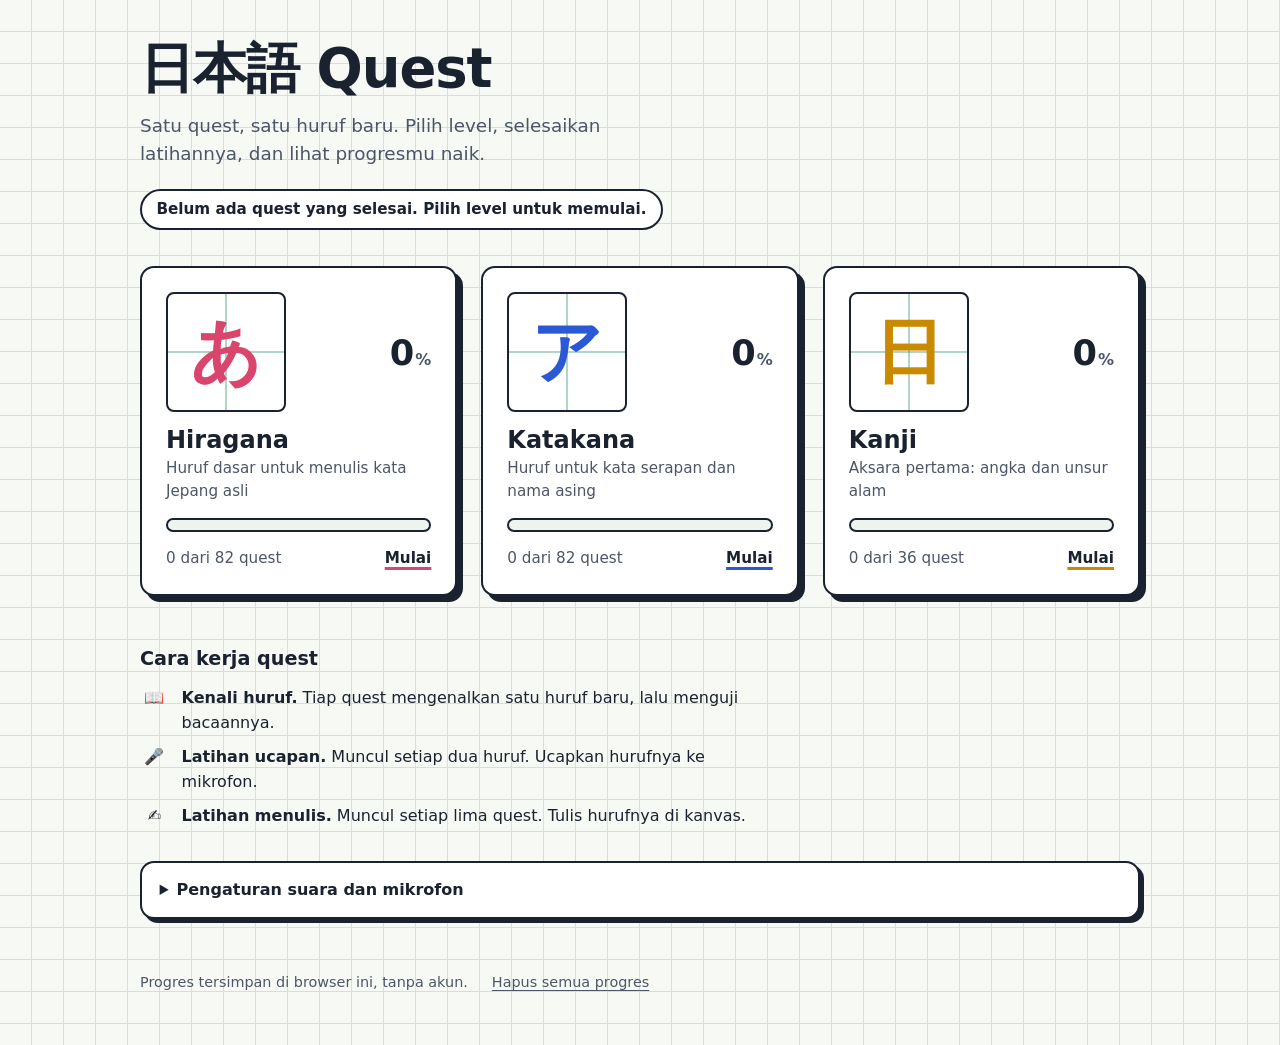
<file: index.html>
<!doctype html>
<html lang="id">
<head>
  <meta charset="utf-8">
  <meta name="viewport" content="width=device-width, initial-scale=1">
  <title>Nihongo Quest: belajar Hiragana, Katakana, dan Kanji</title>
  <meta name="description" content="Belajar huruf Jepang lewat quest singkat: kenali huruf, latihan ucapan, dan latihan menulis. Progres tersimpan di browser.">
  <meta name="theme-color" content="#f7faf4">
  <link rel="icon" href="data:image/svg+xml,%3Csvg xmlns='http://www.w3.org/2000/svg' viewBox='0 0 64 64'%3E%3Crect width='64' height='64' rx='14' fill='%23d9456c'/%3E%3Ctext x='32' y='47' font-size='42' text-anchor='middle' fill='white'%3E%E3%81%82%3C/text%3E%3C/svg%3E">
  <link rel="stylesheet" href="css/style.css">
</head>
<body class="page-dashboard">
  <main class="shell">
    <header class="hero">
      <h1 class="brand"><span lang="ja">日本語</span> Quest</h1>
      <p class="lead">Satu quest, satu huruf baru. Pilih level, selesaikan latihannya, dan lihat progresmu naik.</p>
      <p class="stats" id="stats" aria-live="polite"></p>
    </header>

    <section aria-labelledby="levels-title">
      <h2 id="levels-title" class="visually-hidden">Pilih level</h2>
      <ul class="levels" id="levels"></ul>
    </section>

    <section class="howto" aria-labelledby="howto-title">
      <h2 id="howto-title">Cara kerja quest</h2>
      <ul>
        <li><span class="mark" aria-hidden="true">📖</span><span><strong>Kenali huruf.</strong> Tiap quest mengenalkan satu huruf baru, lalu menguji bacaannya.</span></li>
        <li><span class="mark" aria-hidden="true">🎤</span><span><strong>Latihan ucapan.</strong> Muncul setiap dua huruf. Ucapkan hurufnya ke mikrofon.</span></li>
        <li><span class="mark" aria-hidden="true">✍️</span><span><strong>Latihan menulis.</strong> Muncul setiap lima quest. Tulis hurufnya di kanvas.</span></li>
      </ul>
    </section>

    <div class="panel-slot" id="voicePanel"></div>

    <footer class="foot">
      <p>Progres tersimpan di browser ini, tanpa akun.</p>
      <button class="link-btn" id="resetAll" type="button">Hapus semua progres</button>
    </footer>
  </main>

  <noscript><p class="noscript">Nihongo Quest membutuhkan JavaScript. Aktifkan JavaScript di browser lalu muat ulang halaman.</p></noscript>

  <script src="js/data.js"></script>
  <script src="js/ui.js"></script>
  <script src="js/storage.js"></script>
  <script src="js/checkers.js"></script>
  <script src="js/quests.js"></script>
  <script src="js/voice.js"></script>
  <script src="js/mic.js"></script>
  <script src="js/panel.js"></script>
  <script src="js/dashboard.js"></script>
</body>
</html>
</file>
<file: css/style.css>
/*
 * Nihongo Quest — gaya kertas latihan menulis (genkōyōshi).
 * Satu hal yang dibuat menonjol: kotak huruf berpanduan silang di setiap kartu level.
 * Semuanya selain itu sengaja tenang.
 */
:root {
  --paper: #f7faf4;
  --grid: #cfe3d6;
  --card: #ffffff;
  --ink: #1a2230;
  --ink-soft: #4c5668;
  --ink-faint: #8791a1;
  --line: #1a2230;
  --ok: #1b8a57;
  --ok-bg: #e2f5ea;
  --bad: #d23b3b;
  --bad-bg: #fdeaea;
  --accent: #d9456c;
  --radius: 14px;
  --font-ui: ui-rounded, "Hiragino Maru Gothic ProN", "Segoe UI", system-ui, -apple-system, Roboto, "Noto Sans", sans-serif;
  --font-jp: "Hiragino Sans", "Hiragino Kaku Gothic ProN", "Yu Gothic", "YuGothic", "Meiryo", "Noto Sans JP", "Noto Sans CJK JP", "Source Han Sans", sans-serif;
}

*, *::before, *::after { box-sizing: border-box; }
html { -webkit-text-size-adjust: 100%; }
body {
  margin: 0;
  min-height: 100vh;
  font-family: var(--font-ui);
  font-size: 1rem;
  line-height: 1.55;
  color: var(--ink);
  background-color: var(--paper);
  /* kertas kotak-kotak ala buku latihan menulis */
  background-image:
    linear-gradient(var(--grid) 1px, transparent 1px),
    linear-gradient(90deg, var(--grid) 1px, transparent 1px);
  background-size: 32px 32px;
  background-position: -1px -1px;
}
[lang="ja"] { font-family: var(--font-jp); }
a { color: inherit; }
button { font: inherit; color: inherit; cursor: pointer; }
:focus-visible { outline: 3px solid var(--accent); outline-offset: 3px; }
.visually-hidden { position: absolute; width: 1px; height: 1px; overflow: hidden; clip: rect(0 0 0 0); white-space: nowrap; }
.noscript { max-width: 36rem; margin: 2rem auto; padding: 1rem; background: var(--card); border: 2px solid var(--ink); border-radius: var(--radius); }

/* ---------- Tombol ---------- */
.btn {
  display: inline-flex; align-items: center; justify-content: center; gap: .5rem;
  min-height: 48px; padding: .6rem 1.4rem;
  border: 2px solid var(--ink); border-radius: 12px;
  background: var(--card); font-weight: 700; text-decoration: none;
  box-shadow: 0 3px 0 var(--ink);
  transition: transform .1s, box-shadow .1s;
}
.btn:hover { transform: translateY(-1px); box-shadow: 0 4px 0 var(--ink); }
.btn:active { transform: translateY(3px); box-shadow: 0 0 0 var(--ink); }
.btn.primary { background: var(--accent); color: #fff; }
.btn.ghost { background: var(--card); }
.btn:disabled { opacity: .45; cursor: not-allowed; transform: none; box-shadow: 0 3px 0 var(--ink); }
.link-btn { background: none; border: 0; padding: .25rem; text-decoration: underline; text-underline-offset: 3px; color: var(--ink-soft); }
.link-btn:hover { color: var(--ink); }

/* ================= DASHBOARD ================= */
.shell { max-width: 1040px; margin: 0 auto; padding: 2.5rem 1.25rem 3rem; }

.hero { max-width: 40rem; margin-bottom: 2.25rem; }
.brand { margin: 0; font-size: clamp(2.2rem, 6vw, 3.4rem); line-height: 1.05; letter-spacing: -.02em; }
.brand [lang="ja"] { font-weight: 800; }
.lead { margin: .9rem 0 0; font-size: 1.15rem; color: var(--ink-soft); max-width: 34rem; }
.stats {
  display: inline-block; margin: 1.25rem 0 0; padding: .45rem .9rem;
  background: var(--card); border: 2px solid var(--ink); border-radius: 999px;
  font-size: .95rem; font-weight: 600;
}

.levels { list-style: none; margin: 0; padding: 0; display: grid; gap: 1.5rem; grid-template-columns: 1fr; }

.level-card {
  position: relative; display: grid; gap: .9rem 1.1rem; align-items: center;
  grid-template-columns: 96px 1fr auto;
  grid-template-areas: "cell body pct" "bar bar bar" "meta meta meta";
  padding: 1.25rem; height: 100%;
  background: var(--card); border: 2px solid var(--ink); border-radius: var(--radius);
  box-shadow: 6px 6px 0 var(--ink); text-decoration: none; color: inherit;
  transition: transform .15s, box-shadow .15s;
}
.level-card:hover, .level-card:focus-visible { transform: translate(-2px, -2px); box-shadow: 8px 8px 0 var(--accent); }
.level-card:active { transform: translate(3px, 3px); box-shadow: 3px 3px 0 var(--ink); }

/* kotak huruf bergaya kertas latihan: garis silang putus-putus + huruf berwarna */
.cell {
  grid-area: cell; position: relative; display: grid; place-items: center;
  width: 96px; height: 96px;
  font-size: 3.4rem; font-weight: 700; line-height: 1; color: var(--accent);
  background:
    linear-gradient(to right, transparent calc(50% - 1px), rgba(27, 138, 87, .35) calc(50% - 1px) calc(50% + 1px), transparent calc(50% + 1px)),
    linear-gradient(to bottom, transparent calc(50% - 1px), rgba(27, 138, 87, .35) calc(50% - 1px) calc(50% + 1px), transparent calc(50% + 1px)),
    #fff;
  border: 2px solid var(--ink); border-radius: 8px;
}
.level-body { grid-area: body; display: grid; gap: .15rem; min-width: 0; }
.level-name { font-size: 1.5rem; font-weight: 800; line-height: 1.15; }
.level-desc { color: var(--ink-soft); font-size: .95rem; }
.pct { grid-area: pct; font-size: 2.2rem; font-weight: 800; line-height: 1; font-variant-numeric: tabular-nums; }
.pct small { font-size: 1rem; margin-left: 1px; color: var(--ink-soft); }

.bar { grid-area: bar; display: block; height: 14px; border: 2px solid var(--ink); border-radius: 999px; background: #eef3ee; overflow: hidden; }
.bar-fill { display: block; height: 100%; width: 0; background: var(--accent); transition: width .7s cubic-bezier(.2, .8, .2, 1); }

.level-meta { grid-area: meta; display: flex; justify-content: space-between; gap: 1rem; font-size: .95rem; color: var(--ink-soft); }
.cta { font-weight: 800; color: var(--ink); text-decoration: underline; text-decoration-color: var(--accent); text-decoration-thickness: 3px; text-underline-offset: 4px; }

.badge {
  position: absolute; top: -13px; right: 14px; padding: .15rem .7rem;
  background: var(--ink); color: #fff; border-radius: 999px; font-size: .8rem; font-weight: 700;
}

.howto { margin-top: 3rem; max-width: 40rem; }
.howto h2 { margin: 0 0 .75rem; font-size: 1.2rem; }
.howto ul { list-style: none; margin: 0; padding: 0; display: grid; gap: .6rem; }
.howto li { display: flex; gap: .8rem; align-items: baseline; }
.mark { flex: none; width: 1.8rem; text-align: center; }

.foot { margin-top: 3rem; display: flex; flex-wrap: wrap; gap: .5rem 1.25rem; align-items: center; color: var(--ink-soft); font-size: .9rem; }
.foot p { margin: 0; }

@media (min-width: 900px) {
  .levels { grid-template-columns: repeat(3, 1fr); }
  .level-card {
    grid-template-columns: 1fr auto;
    grid-template-areas: "cell pct" "body body" "bar bar" "meta meta";
    padding: 1.5rem;
  }
  .cell { width: 120px; height: 120px; font-size: 4.4rem; }
}

/* ================= QUEST ================= */
.quest-shell { max-width: 640px; margin: 0 auto; padding: 1rem 1rem 3rem; }

.topbar { display: grid; grid-template-columns: 1fr auto 1fr; align-items: center; gap: .5rem; margin-bottom: .75rem; }
.back { justify-self: start; display: inline-flex; gap: .4rem; padding: .4rem .7rem; margin-left: -.7rem; border-radius: 10px; font-weight: 700; text-decoration: none; }
.back:hover { background: rgba(26, 34, 48, .08); }
.quest-title { margin: 0; font-size: 1.15rem; font-weight: 800; }
.counter { justify-self: end; font-size: .9rem; font-weight: 700; color: var(--ink-soft); font-variant-numeric: tabular-nums; }

.progress { height: 14px; border: 2px solid var(--ink); border-radius: 999px; background: #fff; overflow: hidden; }
.progress-fill { height: 100%; width: 0; background: var(--accent); transition: width .5s cubic-bezier(.2, .8, .2, 1); }

.path {
  position: relative; display: flex; gap: .4rem; list-style: none; margin: .9rem 0 1.25rem; padding: .35rem .1rem .6rem;
  overflow-x: auto; scrollbar-width: thin;
}
.chip {
  flex: none; display: grid; place-items: center; width: 38px; height: 38px;
  border: 2px solid var(--ink-faint); border-radius: 8px; background: #fff; color: var(--ink-faint);
  font-size: 1.05rem; font-weight: 700; line-height: 1; user-select: none;
}
.chip.speak, .chip.write { border-radius: 50%; font-size: .95rem; }
.chip.done { border-color: var(--ok); background: var(--ok-bg); color: var(--ok); }
.chip.current { border-color: var(--ink); color: var(--ink); background: #fff; box-shadow: 0 3px 0 var(--accent); transform: translateY(-2px); }
.chip.current.done { color: var(--ok); }

.stage { outline: none; }
.card {
  position: relative; padding: 1.5rem 1.25rem 1.5rem; text-align: center;
  background: var(--card); border: 2px solid var(--ink); border-radius: var(--radius); box-shadow: 6px 6px 0 var(--ink);
}
.kicker { margin: 0 0 .25rem; font-weight: 700; color: var(--accent); }

/* huruf besar di kotak berpanduan silang */
.glyph {
  position: relative; display: grid; place-items: center; width: min(62vw, 220px); aspect-ratio: 1; margin: .5rem auto 1rem;
  font-size: min(36vw, 132px); line-height: 1; font-weight: 600; color: var(--ink);
  background:
    linear-gradient(to right, transparent calc(50% - 1px), rgba(27, 138, 87, .3) calc(50% - 1px) calc(50% + 1px), transparent calc(50% + 1px)),
    linear-gradient(to bottom, transparent calc(50% - 1px), rgba(27, 138, 87, .3) calc(50% - 1px) calc(50% + 1px), transparent calc(50% + 1px)),
    #fff;
  border: 2px solid var(--ink); border-radius: 10px;
}
.glyph.small { width: 120px; font-size: 72px; margin-bottom: .75rem; }

.meaning { display: grid; gap: .1rem; margin: 0 0 1rem; }
.meaning strong { font-size: 1.9rem; line-height: 1.2; }
.meaning span { color: var(--ink-soft); }
.meaning.inline { margin-bottom: 1rem; }
.meaning.inline strong { font-size: 1.3rem; }
.question { margin: 0 0 1rem; font-size: 1.3rem; line-height: 1.3; }
.tip { margin: 1rem auto 0; max-width: 28rem; color: var(--ink-soft); font-size: .95rem; }

.actions { display: flex; flex-wrap: wrap; justify-content: center; gap: .75rem; margin-top: 1rem; }
.actions.stack { flex-direction: column; align-items: stretch; max-width: 20rem; margin-inline: auto; }

/* ---------- Pilihan jawaban ---------- */
.options { display: grid; grid-template-columns: 1fr 1fr; gap: .8rem; margin-top: .5rem; }
.option {
  position: relative; display: flex; align-items: center; justify-content: center; min-height: 72px; padding: .6rem .8rem;
  background: var(--card); border: 3px solid var(--ink); border-radius: 12px; box-shadow: 0 3px 0 var(--ink);
  font-size: 1.25rem; font-weight: 800; transition: transform .1s, box-shadow .1s, border-color .15s, background-color .15s;
}
.option:hover { transform: translateY(-1px); box-shadow: 0 4px 0 var(--ink); }
.opt-key { position: absolute; left: 8px; top: 5px; font-size: .75rem; font-weight: 700; color: var(--ink-faint); }
.opt-label { line-height: 1.2; }
.options.locked .option { pointer-events: none; }
.option.dim { opacity: .4; }
.option.correct { border-color: var(--ok); background: var(--ok-bg); box-shadow: 0 3px 0 var(--ok); opacity: 1; }
.option.wrong { border-color: var(--bad); background: var(--bad-bg); box-shadow: 0 3px 0 var(--bad); animation: shake .45s; }
.options.shuffled .option { animation: rise .35s both; animation-delay: var(--d, 0ms); }

/* ---------- Centang animasi ---------- */
.tick {
  position: absolute; top: -14px; right: -10px; width: 34px; height: 34px; display: none;
  transform: scale(0); pointer-events: none;
}
.tick svg { width: 100%; height: 100%; display: block; }
.tick circle { fill: var(--ok); }
.tick path { fill: none; stroke: #fff; stroke-width: 5; stroke-linecap: round; stroke-linejoin: round; stroke-dasharray: 1; stroke-dashoffset: 1; }
.tick.big { width: 56px; height: 56px; top: -20px; right: -14px; }
.correct > .tick { display: block; animation: pop .4s cubic-bezier(.2, 1.5, .4, 1) forwards; }
.correct > .tick path { animation: draw .45s .12s ease-out forwards; }

/* ---------- Umpan balik ---------- */
.feedback { min-height: 1.5rem; margin-top: 1rem; font-weight: 700; }
.feedback.ok { color: var(--ok); }
.feedback.bad { color: var(--bad); }
.next { margin-top: 1rem; min-width: 12rem; }

/* ---------- Ucapan ---------- */
.mic-wrap { position: relative; display: inline-block; margin-top: 1.25rem; padding: .5rem; border: 3px solid transparent; border-radius: 22px; }
.mic-wrap.correct { border-color: var(--ok); background: var(--ok-bg); }
.mic {
  display: grid; place-items: center; gap: .15rem; width: 132px; height: 132px; padding: .5rem;
  background: var(--accent); color: #fff; border: 2px solid var(--ink); border-radius: 50%; box-shadow: 0 4px 0 var(--ink);
}
.mic:disabled { opacity: .45; cursor: not-allowed; }
.mic-icon { font-size: 2.4rem; line-height: 1; }
.mic-label { font-size: .85rem; font-weight: 700; line-height: 1.2; }
.mic.listening { animation: pulse 1.2s infinite; }
.mic-status { min-height: 1.5rem; margin: .9rem 0 0; color: var(--ink-soft); }
.heard { min-height: 1.4rem; margin: .25rem 0 0; font-weight: 600; }

/* ---------- Menulis ---------- */
.canvas-wrap {
  position: relative; width: min(100%, 380px); aspect-ratio: 1; margin: 0 auto;
  background: #fffffa; border: 3px solid var(--ink); border-radius: 16px; touch-action: none;
}
.canvas-wrap canvas { position: absolute; inset: 0; width: 100%; height: 100%; border-radius: 13px; }
.canvas-wrap .ink { cursor: crosshair; touch-action: none; }
.canvas-wrap.correct { border-color: var(--ok); box-shadow: 0 0 0 5px var(--ok-bg); }
.canvas-wrap.wrong { animation: shake .45s; }

.done-card .glyph { color: var(--accent); }

/* ---------- Animasi ---------- */
@keyframes pop { from { transform: scale(0); } to { transform: scale(1); } }
@keyframes draw { to { stroke-dashoffset: 0; } }
@keyframes shake { 0%, 100% { transform: translateX(0); } 20% { transform: translateX(-7px); } 40% { transform: translateX(7px); } 60% { transform: translateX(-5px); } 80% { transform: translateX(5px); } }
@keyframes rise { from { opacity: 0; transform: translateY(10px) scale(.96); } to { opacity: 1; transform: none; } }
@keyframes pulse { 0% { box-shadow: 0 4px 0 var(--ink), 0 0 0 0 rgba(217, 69, 108, .55); } 100% { box-shadow: 0 4px 0 var(--ink), 0 0 0 24px rgba(217, 69, 108, 0); } }

@media (prefers-reduced-motion: reduce) {
  *, *::before, *::after { animation-duration: .01ms !important; animation-delay: 0ms !important; transition-duration: .01ms !important; }
}

@media (max-width: 420px) {
  .options { gap: .6rem; }
  .level-card { grid-template-columns: 84px 1fr auto; }
  .cell { width: 84px; height: 84px; font-size: 3rem; }
}

/* ================= PANEL SUARA DAN MIKROFON ================= */
.panel-slot { margin-top: 2rem; }
.panel { background: var(--card); border: 2px solid var(--ink); border-radius: var(--radius); box-shadow: 4px 4px 0 var(--ink); }
.panel > summary { padding: .9rem 1.1rem; font-weight: 800; cursor: pointer; list-style-position: inside; border-radius: var(--radius); }
.panel[open] > summary { border-bottom: 2px solid var(--ink); border-bottom-left-radius: 0; border-bottom-right-radius: 0; }
.panel-body { display: grid; gap: 1.5rem; padding: 1.1rem; }
.group { display: grid; gap: .75rem; }
.group h3 { margin: 0; font-size: 1.05rem; }
.field { display: grid; grid-template-columns: 7rem 1fr 3.5rem; gap: .5rem; align-items: center; }
.field label { font-weight: 600; }
.field select { grid-column: 2 / 4; min-height: 40px; padding: .3rem .5rem; font: inherit; border: 2px solid var(--ink); border-radius: 8px; background: #fff; }
.field input[type="range"] { width: 100%; accent-color: var(--accent); }
.field output { font-variant-numeric: tabular-nums; text-align: right; color: var(--ink-soft); }
.field.check { grid-template-columns: auto 1fr; }
.field.check input { width: 20px; height: 20px; accent-color: var(--accent); }
.note { margin: 0; color: var(--ink-soft); font-size: .9rem; }
.actions.left { justify-content: flex-start; margin-top: 0; }
.file-status { list-style: none; margin: 0; padding: 0; display: grid; gap: .2rem; font-size: .9rem; color: var(--ink-soft); }
.file-status li::before { content: "•"; margin-right: .5rem; }
.file-status li.on { color: var(--ok); font-weight: 700; }
.meter { height: 14px; border: 2px solid var(--ink); border-radius: 999px; background: #eef3ee; overflow: hidden; }
.meter-fill { height: 100%; width: 0; background: var(--ok); transition: width .08s linear; }
.verdict[data-level="silent"] { color: var(--bad); font-weight: 700; }
.verdict[data-level="quiet"] { color: #9a6a00; font-weight: 700; }
.verdict[data-level="good"] { color: var(--ok); font-weight: 700; }
@media (max-width: 420px) { .field { grid-template-columns: 5.5rem 1fr 3rem; } }
</file>
